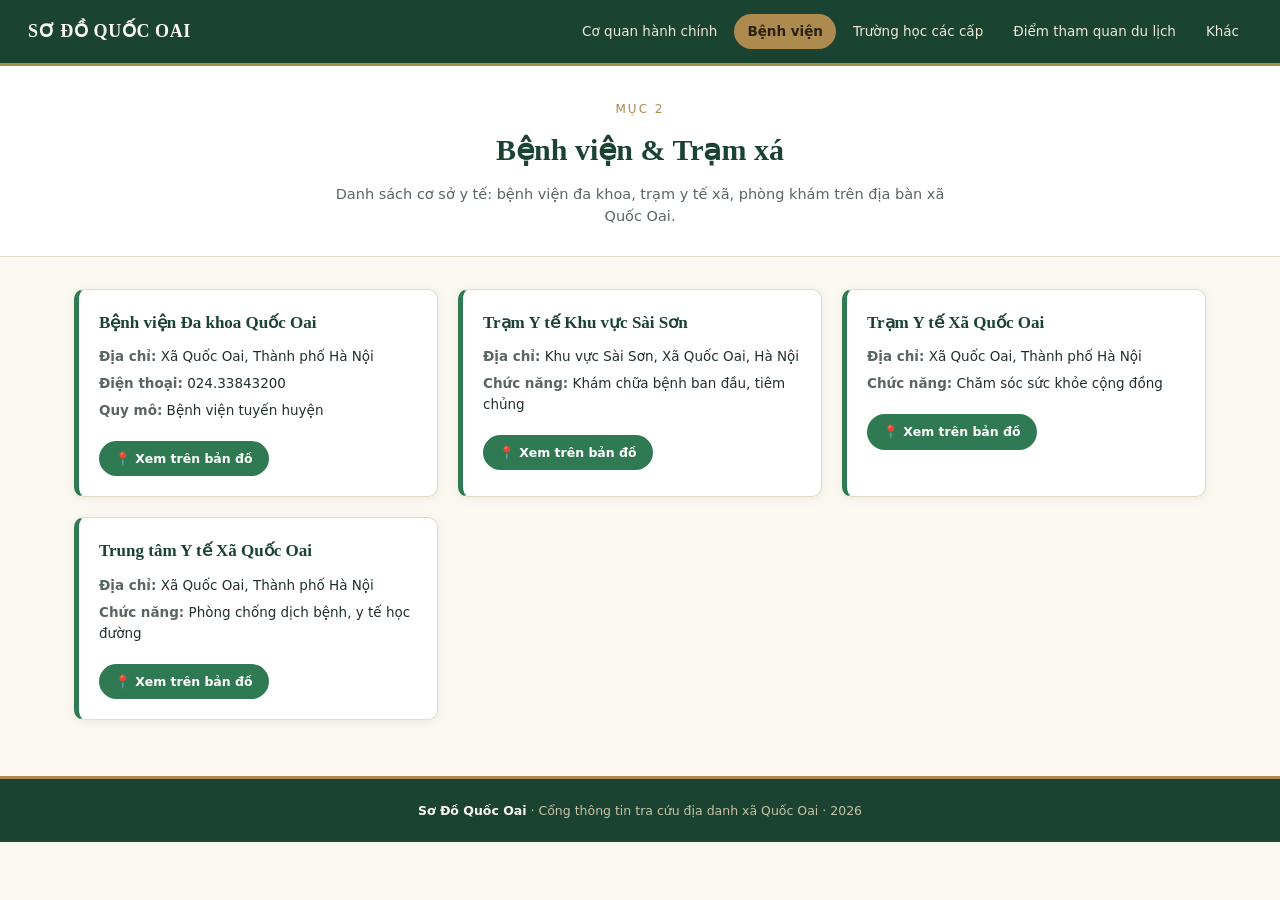
<file: benh-vien.html>
<!DOCTYPE html>
<html lang="vi">
<head>
  <meta charset="UTF-8">
  <meta name="viewport" content="width=device-width, initial-scale=1.0">
  <title>Bệnh viện &amp; Trạm xá — Sơ Đồ Quốc Oai</title>
  <link rel="stylesheet" href="css.css">
</head>
<body>

  <nav class="navbar">
    <a href="index.html" class="logo">SƠ ĐỒ QUỐC OAI</a>
    <ul class="nav-links">
      <li><a href="co-quan-hanh-chinh.html">Cơ quan hành chính</a></li>
      <li><a href="benh-vien.html" class="active">Bệnh viện</a></li>
      <li><a href="truong-hoc.html">Trường học các cấp</a></li>
      <li><a href="du-lich.html">Điểm tham quan du lịch</a></li>
      <li><a href="khac.html">Khác</a></li>
    </ul>
  </nav>

  <header class="page-header">
    <div class="eyebrow">Mục 2</div>
    <h1 class="page-title">Bệnh viện &amp; Trạm xá</h1>
    <p class="page-subtitle">Danh sách cơ sở y tế: bệnh viện đa khoa, trạm y tế xã, phòng khám trên địa bàn xã Quốc Oai.</p>
  </header>

  <main class="cards-grid">
    <div class="place-card cat-yt">
      <h3 class="place-name">Bệnh viện Đa khoa Quốc Oai</h3>
      <p class="place-info"><strong>Địa chỉ:</strong> Xã Quốc Oai, Thành phố Hà Nội</p>
      <p class="place-info"><strong>Điện thoại:</strong> 024.33843200</p>
      <p class="place-info"><strong>Quy mô:</strong> Bệnh viện tuyến huyện</p>
      <a href="index.html" class="map-link">📍 Xem trên bản đồ</a>
    </div>

    <div class="place-card cat-yt">
      <h3 class="place-name">Trạm Y tế Khu vực Sài Sơn</h3>
      <p class="place-info"><strong>Địa chỉ:</strong> Khu vực Sài Sơn, Xã Quốc Oai, Hà Nội</p>
      <p class="place-info"><strong>Chức năng:</strong> Khám chữa bệnh ban đầu, tiêm chủng</p>
      <a href="index.html" class="map-link">📍 Xem trên bản đồ</a>
    </div>

    <div class="place-card cat-yt">
      <h3 class="place-name">Trạm Y tế Xã Quốc Oai</h3>
      <p class="place-info"><strong>Địa chỉ:</strong> Xã Quốc Oai, Thành phố Hà Nội</p>
      <p class="place-info"><strong>Chức năng:</strong> Chăm sóc sức khỏe cộng đồng</p>
      <a href="index.html" class="map-link">📍 Xem trên bản đồ</a>
    </div>

    <div class="place-card cat-yt">
      <h3 class="place-name">Trung tâm Y tế Xã Quốc Oai</h3>
      <p class="place-info"><strong>Địa chỉ:</strong> Xã Quốc Oai, Thành phố Hà Nội</p>
      <p class="place-info"><strong>Chức năng:</strong> Phòng chống dịch bệnh, y tế học đường</p>
      <a href="index.html" class="map-link">📍 Xem trên bản đồ</a>
    </div>

    <!-- Chị copy thêm .place-card tại đây nếu cần -->
  </main>

  <footer class="site-footer">
    <strong>Sơ Đồ Quốc Oai</strong> · Cổng thông tin tra cứu địa danh xã Quốc Oai · 2026
  </footer>

</body>
</html>
</file>
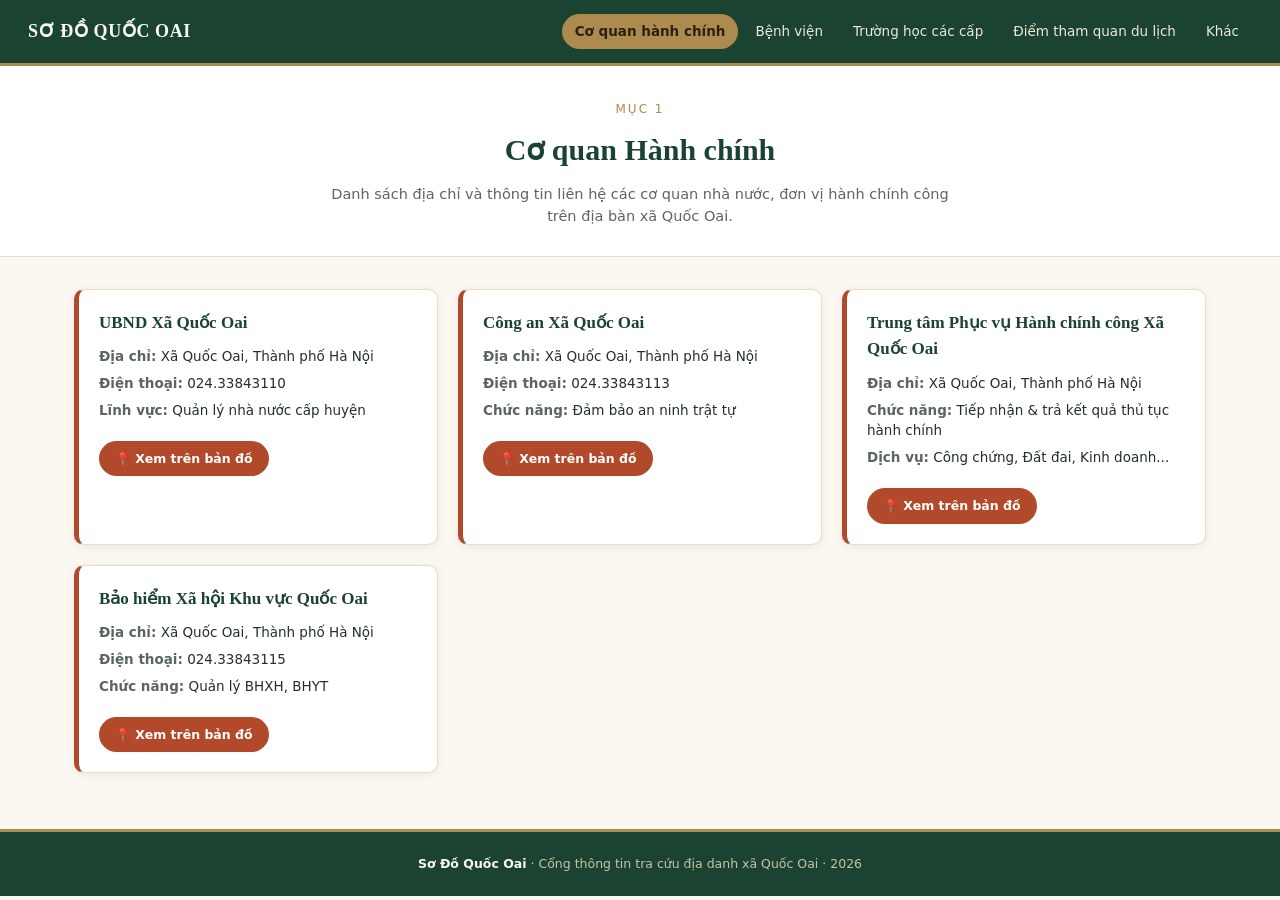
<file: co-quan-hanh-chinh.html>
<!DOCTYPE html>
<html lang="vi">
<head>
  <meta charset="UTF-8">
  <meta name="viewport" content="width=device-width, initial-scale=1.0">
  <title>Cơ quan Hành chính — Sơ Đồ Quốc Oai</title>
  <link rel="stylesheet" href="css.css">
</head>
<body>

  <nav class="navbar">
    <a href="index.html" class="logo">SƠ ĐỒ QUỐC OAI</a>
    <ul class="nav-links">
      <li><a href="co-quan-hanh-chinh.html" class="active">Cơ quan hành chính</a></li>
      <li><a href="benh-vien.html">Bệnh viện</a></li>
      <li><a href="truong-hoc.html">Trường học các cấp</a></li>
      <li><a href="du-lich.html">Điểm tham quan du lịch</a></li>
      <li><a href="khac.html">Khác</a></li>
    </ul>
  </nav>

  <header class="page-header">
    <div class="eyebrow">Mục 1</div>
    <h1 class="page-title">Cơ quan Hành chính</h1>
    <p class="page-subtitle">Danh sách địa chỉ và thông tin liên hệ các cơ quan nhà nước, đơn vị hành chính công trên địa bàn xã Quốc Oai.</p>
  </header>

  <main class="cards-grid">
    <div class="place-card cat-hc">
      <h3 class="place-name">UBND Xã Quốc Oai</h3>
      <p class="place-info"><strong>Địa chỉ:</strong> Xã Quốc Oai, Thành phố Hà Nội</p>
      <p class="place-info"><strong>Điện thoại:</strong> 024.33843110</p>
      <p class="place-info"><strong>Lĩnh vực:</strong> Quản lý nhà nước cấp huyện</p>
      <a href="index.html" class="map-link">📍 Xem trên bản đồ</a>
    </div>

    <div class="place-card cat-hc">
      <h3 class="place-name">Công an Xã Quốc Oai</h3>
      <p class="place-info"><strong>Địa chỉ:</strong> Xã Quốc Oai, Thành phố Hà Nội</p>
      <p class="place-info"><strong>Điện thoại:</strong> 024.33843113</p>
      <p class="place-info"><strong>Chức năng:</strong> Đảm bảo an ninh trật tự</p>
      <a href="index.html" class="map-link">📍 Xem trên bản đồ</a>
    </div>

    <div class="place-card cat-hc">
      <h3 class="place-name">Trung tâm Phục vụ Hành chính công Xã Quốc Oai</h3>
      <p class="place-info"><strong>Địa chỉ:</strong> Xã Quốc Oai, Thành phố Hà Nội</p>
      <p class="place-info"><strong>Chức năng:</strong> Tiếp nhận &amp; trả kết quả thủ tục hành chính</p>
      <p class="place-info"><strong>Dịch vụ:</strong> Công chứng, Đất đai, Kinh doanh...</p>
      <a href="index.html" class="map-link">📍 Xem trên bản đồ</a>
    </div>

    <div class="place-card cat-hc">
      <h3 class="place-name">Bảo hiểm Xã hội Khu vực Quốc Oai</h3>
      <p class="place-info"><strong>Địa chỉ:</strong> Xã Quốc Oai, Thành phố Hà Nội</p>
      <p class="place-info"><strong>Điện thoại:</strong> 024.33843115</p>
      <p class="place-info"><strong>Chức năng:</strong> Quản lý BHXH, BHYT</p>
      <a href="index.html" class="map-link">📍 Xem trên bản đồ</a>
    </div>

    <!-- Chị copy thêm .place-card tại đây nếu cần -->
  </main>

  <footer class="site-footer">
    <strong>Sơ Đồ Quốc Oai</strong> · Cổng thông tin tra cứu địa danh xã Quốc Oai · 2026
  </footer>

</body>
</html>
</file>
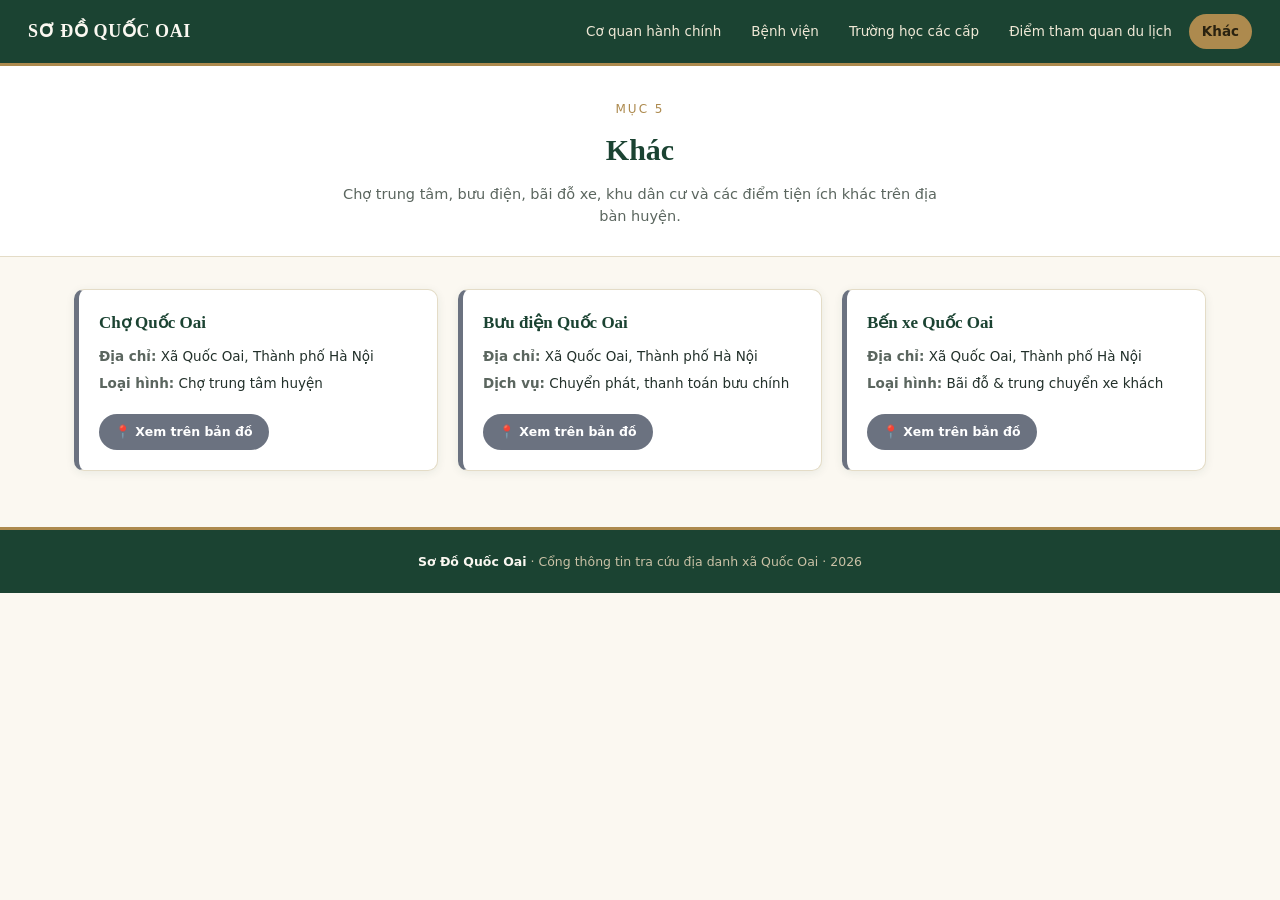
<file: khac.html>
<!DOCTYPE html>
<html lang="vi">
<head>
  <meta charset="UTF-8">
  <meta name="viewport" content="width=device-width, initial-scale=1.0">
  <title>Khác — Sơ Đồ Quốc Oai</title>
  <link rel="stylesheet" href="css.css">
</head>
<body>

  <nav class="navbar">
    <a href="index.html" class="logo">SƠ ĐỒ QUỐC OAI</a>
    <ul class="nav-links">
      <li><a href="co-quan-hanh-chinh.html">Cơ quan hành chính</a></li>
      <li><a href="benh-vien.html">Bệnh viện</a></li>
      <li><a href="truong-hoc.html">Trường học các cấp</a></li>
      <li><a href="du-lich.html">Điểm tham quan du lịch</a></li>
      <li><a href="khac.html" class="active">Khác</a></li>
    </ul>
  </nav>

  <header class="page-header">
    <div class="eyebrow">Mục 5</div>
    <h1 class="page-title">Khác</h1>
    <p class="page-subtitle">Chợ trung tâm, bưu điện, bãi đỗ xe, khu dân cư và các điểm tiện ích khác trên địa bàn huyện.</p>
  </header>

  <main class="cards-grid">
    <div class="place-card cat-kh">
      <h3 class="place-name">Chợ Quốc Oai</h3>
      <p class="place-info"><strong>Địa chỉ:</strong> Xã Quốc Oai, Thành phố Hà Nội</p>
      <p class="place-info"><strong>Loại hình:</strong> Chợ trung tâm huyện</p>
      <a href="index.html" class="map-link">📍 Xem trên bản đồ</a>
    </div>

    <div class="place-card cat-kh">
      <h3 class="place-name">Bưu điện Quốc Oai</h3>
      <p class="place-info"><strong>Địa chỉ:</strong> Xã Quốc Oai, Thành phố Hà Nội</p>
      <p class="place-info"><strong>Dịch vụ:</strong> Chuyển phát, thanh toán bưu chính</p>
      <a href="index.html" class="map-link">📍 Xem trên bản đồ</a>
    </div>

    <div class="place-card cat-kh">
      <h3 class="place-name">Bến xe Quốc Oai</h3>
      <p class="place-info"><strong>Địa chỉ:</strong> Xã Quốc Oai, Thành phố Hà Nội</p>
      <p class="place-info"><strong>Loại hình:</strong> Bãi đỗ &amp; trung chuyển xe khách</p>
      <a href="index.html" class="map-link">📍 Xem trên bản đồ</a>
    </div>

    <!-- Chị copy thêm .place-card tại đây nếu cần -->
  </main>

  <footer class="site-footer">
    <strong>Sơ Đồ Quốc Oai</strong> · Cổng thông tin tra cứu địa danh xã Quốc Oai · 2026
  </footer>

</body>
</html>
</file>
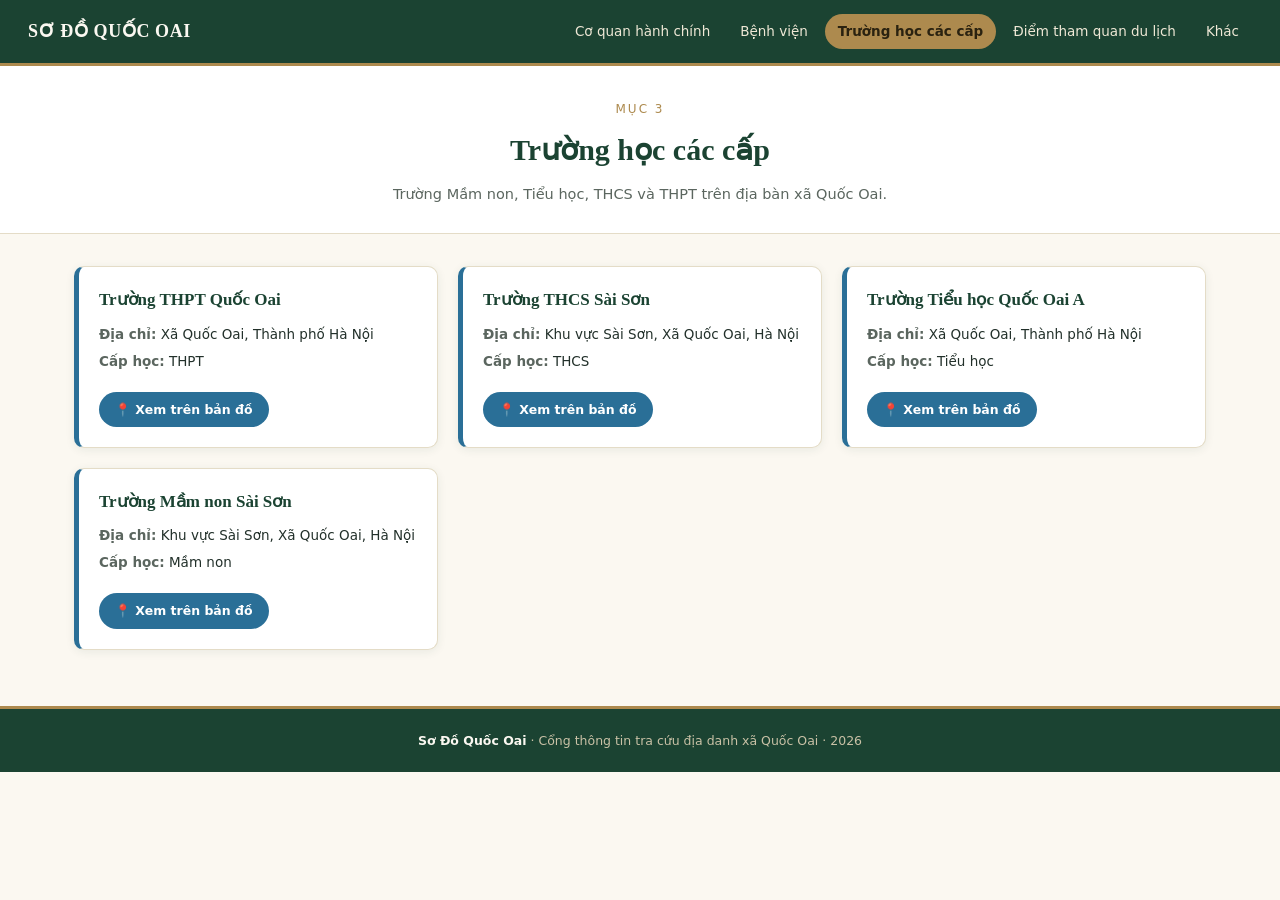
<file: truong-hoc.html>
<!DOCTYPE html>
<html lang="vi">
<head>
  <meta charset="UTF-8">
  <meta name="viewport" content="width=device-width, initial-scale=1.0">
  <title>Trường học các cấp — Sơ Đồ Quốc Oai</title>
  <link rel="stylesheet" href="css.css">
</head>
<body>

  <nav class="navbar">
    <a href="index.html" class="logo">SƠ ĐỒ QUỐC OAI</a>
    <ul class="nav-links">
      <li><a href="co-quan-hanh-chinh.html">Cơ quan hành chính</a></li>
      <li><a href="benh-vien.html">Bệnh viện</a></li>
      <li><a href="truong-hoc.html" class="active">Trường học các cấp</a></li>
      <li><a href="du-lich.html">Điểm tham quan du lịch</a></li>
      <li><a href="khac.html">Khác</a></li>
    </ul>
  </nav>

  <header class="page-header">
    <div class="eyebrow">Mục 3</div>
    <h1 class="page-title">Trường học các cấp</h1>
    <p class="page-subtitle">Trường Mầm non, Tiểu học, THCS và THPT trên địa bàn xã Quốc Oai.</p>
  </header>

  <main class="cards-grid">
    <div class="place-card cat-gd">
      <h3 class="place-name">Trường THPT Quốc Oai</h3>
      <p class="place-info"><strong>Địa chỉ:</strong> Xã Quốc Oai, Thành phố Hà Nội</p>
      <p class="place-info"><strong>Cấp học:</strong> THPT</p>
      <a href="index.html" class="map-link">📍 Xem trên bản đồ</a>
    </div>

    <div class="place-card cat-gd">
      <h3 class="place-name">Trường THCS Sài Sơn</h3>
      <p class="place-info"><strong>Địa chỉ:</strong> Khu vực Sài Sơn, Xã Quốc Oai, Hà Nội</p>
      <p class="place-info"><strong>Cấp học:</strong> THCS</p>
      <a href="index.html" class="map-link">📍 Xem trên bản đồ</a>
    </div>

    <div class="place-card cat-gd">
      <h3 class="place-name">Trường Tiểu học Quốc Oai A</h3>
      <p class="place-info"><strong>Địa chỉ:</strong> Xã Quốc Oai, Thành phố Hà Nội</p>
      <p class="place-info"><strong>Cấp học:</strong> Tiểu học</p>
      <a href="index.html" class="map-link">📍 Xem trên bản đồ</a>
    </div>

    <div class="place-card cat-gd">
      <h3 class="place-name">Trường Mầm non Sài Sơn</h3>
      <p class="place-info"><strong>Địa chỉ:</strong> Khu vực Sài Sơn, Xã Quốc Oai, Hà Nội</p>
      <p class="place-info"><strong>Cấp học:</strong> Mầm non</p>
      <a href="index.html" class="map-link">📍 Xem trên bản đồ</a>
    </div>

    <!-- Chị copy thêm .place-card tại đây nếu cần -->
  </main>

  <footer class="site-footer">
    <strong>Sơ Đồ Quốc Oai</strong> · Cổng thông tin tra cứu địa danh xã Quốc Oai · 2026
  </footer>

</body>
</html>
</file>
<file: css.css>
/* ==========================================================================
   SƠ ĐỒ QUỐC OAI — hệ thống thiết kế dùng chung
   Ý tưởng: một "sổ tay địa chính" của huyện — nền giấy ấm, tiêu đề chữ serif
   như con dấu hành chính, 5 sắc màu chuyên mục làm chỉ dẫn xuyên suốt.
   ========================================================================== */

:root {
  --primary: #1b4332;       /* xanh rêu đậm — thương hiệu chính */
  --primary-light: #2d6a4f; /* xanh rêu nhạt — hover, nhấn */
  --paper: #FBF8F1;         /* nền giấy ấm */
  --card: #ffffff;
  --ink: #22302a;           /* màu chữ chính, ấm hơn đen thuần */
  --ink-soft: #5b665f;      /* chữ phụ */
  --line: #E4DCC7;          /* viền / chia tách */
  --gold: #AD8A4E;

  /* 5 sắc chuyên mục — dùng nhất quán cho badge, viền trái thẻ, chấm bản đồ */
  --c-hc: #B3492B;  /* Hành chính — đỏ gạch */
  --c-yt: #2F7A52;  /* Y tế — xanh lá */
  --c-gd: #2A6F97;  /* Giáo dục — xanh dương */
  --c-dl: #AD8A4E;  /* Du lịch — vàng đồng */
  --c-kh: #6B7280;  /* Khác — xám */

  --font-display: Georgia, 'Times New Roman', serif;
  --font-body: 'Segoe UI', system-ui, -apple-system, Roboto, sans-serif;

  --radius: 10px;
  --shadow: 0 2px 10px rgba(27, 67, 50, 0.08);
  --shadow-hover: 0 10px 26px rgba(27, 67, 50, 0.14);
}

* { box-sizing: border-box; }

html { scroll-behavior: smooth; }

body {
  margin: 0;
  background: var(--paper);
  color: var(--ink);
  font-family: var(--font-body);
  line-height: 1.55;
}

a { color: inherit; }

img { max-width: 100%; display: block; }

/* ------------------------------ Thanh điều hướng ------------------------------ */
.navbar {
  position: sticky;
  top: 0;
  z-index: 50;
  display: flex;
  align-items: center;
  justify-content: space-between;
  flex-wrap: wrap;
  gap: 10px 20px;
  background: var(--primary);
  padding: 14px 28px;
  border-bottom: 3px solid var(--gold);
}

.navbar .logo {
  font-family: var(--font-display);
  font-size: 18px;
  letter-spacing: 0.6px;
  font-weight: 700;
  color: var(--paper);
  text-decoration: none;
}

.nav-links {
  list-style: none;
  display: flex;
  flex-wrap: wrap;
  gap: 4px;
  margin: 0;
  padding: 0;
}

.nav-links a {
  display: inline-block;
  padding: 7px 13px;
  border-radius: 20px;
  font-size: 13.5px;
  color: #EFE8D6;
  text-decoration: none;
  transition: background 0.15s, color 0.15s;
}

.nav-links a:hover,
.nav-links a.active {
  background: rgba(251, 248, 241, 0.14);
  color: var(--paper);
}

.nav-links a.active {
  background: var(--gold);
  color: #2a2210;
  font-weight: 600;
}

/* ------------------------------ Hero (trang chủ) ------------------------------ */
.hero-banner {
  background:
    radial-gradient(ellipse at top right, rgba(173,138,78,0.25), transparent 55%),
    var(--primary);
  color: var(--paper);
  padding: 46px 24px 40px;
  text-align: center;
  border-bottom: 3px solid var(--gold);
}

.hero-banner .eyebrow {
  font-size: 12.5px;
  letter-spacing: 2px;
  text-transform: uppercase;
  color: var(--gold);
  margin-bottom: 10px;
}

.hero-banner h1 {
  font-family: var(--font-display);
  font-size: clamp(22px, 4vw, 34px);
  line-height: 1.3;
  margin: 0 0 14px;
  color: #FBF8F1;
}

.hero-banner p {
  font-size: 14.5px;
  color: #DCD3B8;
  max-width: 680px;
  margin: 0 auto;
}

/* ------------------------------ Tiêu đề trang con ------------------------------ */
.page-header {
  background: var(--card);
  padding: 34px 24px 28px;
  text-align: center;
  border-bottom: 1px solid var(--line);
}

.page-header .eyebrow {
  font-size: 12px;
  letter-spacing: 2px;
  text-transform: uppercase;
  color: var(--gold);
  margin-bottom: 8px;
}

.page-title {
  font-family: var(--font-display);
  color: var(--primary);
  margin: 0;
  font-size: clamp(22px, 3.4vw, 30px);
}

.page-subtitle {
  color: var(--ink-soft);
  margin: 10px auto 0;
  font-size: 14.5px;
  max-width: 620px;
}

/* ------------------------------ Bố cục chung ------------------------------ */
.container {
  max-width: 1180px;
  margin: 0 auto;
  padding: 0 24px;
}

.section {
  padding: 36px 24px;
}

.section-title {
  font-family: var(--font-display);
  font-size: 15px;
  color: var(--primary);
  letter-spacing: 0.3px;
  margin: 0 0 16px;
}

/* ------------------------------ Lưới thẻ danh mục (trang chủ) ------------------------------ */
.category-grid {
  display: grid;
  grid-template-columns: repeat(auto-fit, minmax(220px, 1fr));
  gap: 18px;
  max-width: 1180px;
  margin: -24px auto 0;
  padding: 0 24px 40px;
}

.category-card {
  background: var(--card);
  border: 1px solid var(--line);
  border-top: 4px solid var(--cat, var(--primary));
  border-radius: var(--radius);
  padding: 20px 18px;
  text-decoration: none;
  color: var(--ink);
  box-shadow: var(--shadow);
  transition: transform 0.18s ease, box-shadow 0.18s ease;
}

.category-card:hover {
  transform: translateY(-4px);
  box-shadow: var(--shadow-hover);
}

.category-card h3 {
  font-family: var(--font-display);
  font-size: 16px;
  color: var(--primary);
  margin: 0 0 6px;
}

.category-card p {
  font-size: 12.5px;
  color: var(--ink-soft);
  margin: 0 0 10px;
  min-height: 32px;
}

/* ------------------------------ Nhãn chuyên mục (badge) ------------------------------ */
.badge {
  display: inline-block;
  font-size: 10.5px;
  font-weight: 700;
  letter-spacing: 0.3px;
  padding: 3px 10px;
  border-radius: 20px;
  color: #fff;
  background: var(--cat, var(--primary));
}

.badge-hc { --cat: var(--c-hc); }
.badge-yt { --cat: var(--c-yt); }
.badge-gd { --cat: var(--c-gd); }
.badge-dl { --cat: var(--c-dl); }
.badge-kh { --cat: var(--c-kh); }

.cat-hc { --cat: var(--c-hc); }
.cat-yt { --cat: var(--c-yt); }
.cat-gd { --cat: var(--c-gd); }
.cat-dl { --cat: var(--c-dl); }
.cat-kh { --cat: var(--c-kh); }

/* ------------------------------ Lưới thẻ địa điểm (trang chuyên mục) ------------------------------ */
.cards-grid {
  display: grid;
  grid-template-columns: repeat(auto-fit, minmax(280px, 1fr));
  gap: 20px;
  max-width: 1180px;
  margin: 0 auto;
  padding: 32px 24px 56px;
}

.place-card {
  background: var(--card);
  border: 1px solid var(--line);
  border-left: 5px solid var(--cat, var(--primary));
  border-radius: var(--radius);
  padding: 20px;
  box-shadow: var(--shadow);
  transition: transform 0.18s ease, box-shadow 0.18s ease;
}

.place-card:hover {
  transform: translateY(-3px);
  box-shadow: var(--shadow-hover);
}

.place-name {
  font-family: var(--font-display);
  color: var(--primary);
  margin: 0 0 10px;
  font-size: 17px;
}

.place-info {
  margin: 6px 0;
  font-size: 13.5px;
  color: var(--ink);
}

.place-info strong {
  color: var(--ink-soft);
  font-weight: 600;
}

.map-link {
  display: inline-flex;
  align-items: center;
  gap: 6px;
  margin-top: 14px;
  color: #fff;
  background: var(--cat, var(--primary-light));
  padding: 8px 16px;
  text-decoration: none;
  border-radius: 30px;
  font-weight: 600;
  font-size: 12.5px;
  transition: filter 0.15s ease;
}

.map-link:hover { filter: brightness(1.1); }

/* ------------------------------ Bố cục bản đồ + danh sách ------------------------------ */
.map-frame {
  display: flex;
  min-height: 480px;
  border-top: 1px solid var(--line);
}

.sidebar {
  width: 280px;
  flex-shrink: 0;
  padding: 20px;
  background: var(--card);
  border-right: 1px solid var(--line);
  overflow-y: auto;
}

.sidebar h2 {
  font-family: var(--font-display);
  font-size: 15px;
  color: var(--primary);
  margin: 0 0 14px;
}

.sidebar ul {
  list-style: none;
  margin: 0;
  padding: 0;
  display: flex;
  flex-direction: column;
  gap: 8px;
}

.sidebar li a,
.sidebar li {
  display: block;
  padding: 9px 12px;
  border-radius: 6px;
  border-left: 3px solid var(--cat, var(--primary));
  background: var(--paper);
  font-size: 13px;
  color: var(--ink);
  text-decoration: none;
}

#map {
  flex: 1;
  min-height: 480px;
}

/* ------------------------------ Chân trang ------------------------------ */
.site-footer {
  background: var(--primary);
  color: #C9C1A6;
  text-align: center;
  padding: 22px 24px;
  font-size: 12.5px;
  border-top: 3px solid var(--gold);
}

.site-footer strong { color: var(--paper); }

/* ------------------------------ Responsive ------------------------------ */
@media (max-width: 720px) {
  .navbar { flex-direction: column; align-items: flex-start; }
  .map-frame { flex-direction: column; }
  .sidebar { width: 100%; border-right: none; border-bottom: 1px solid var(--line); }
  #map { min-height: 340px; }
}
</file>
